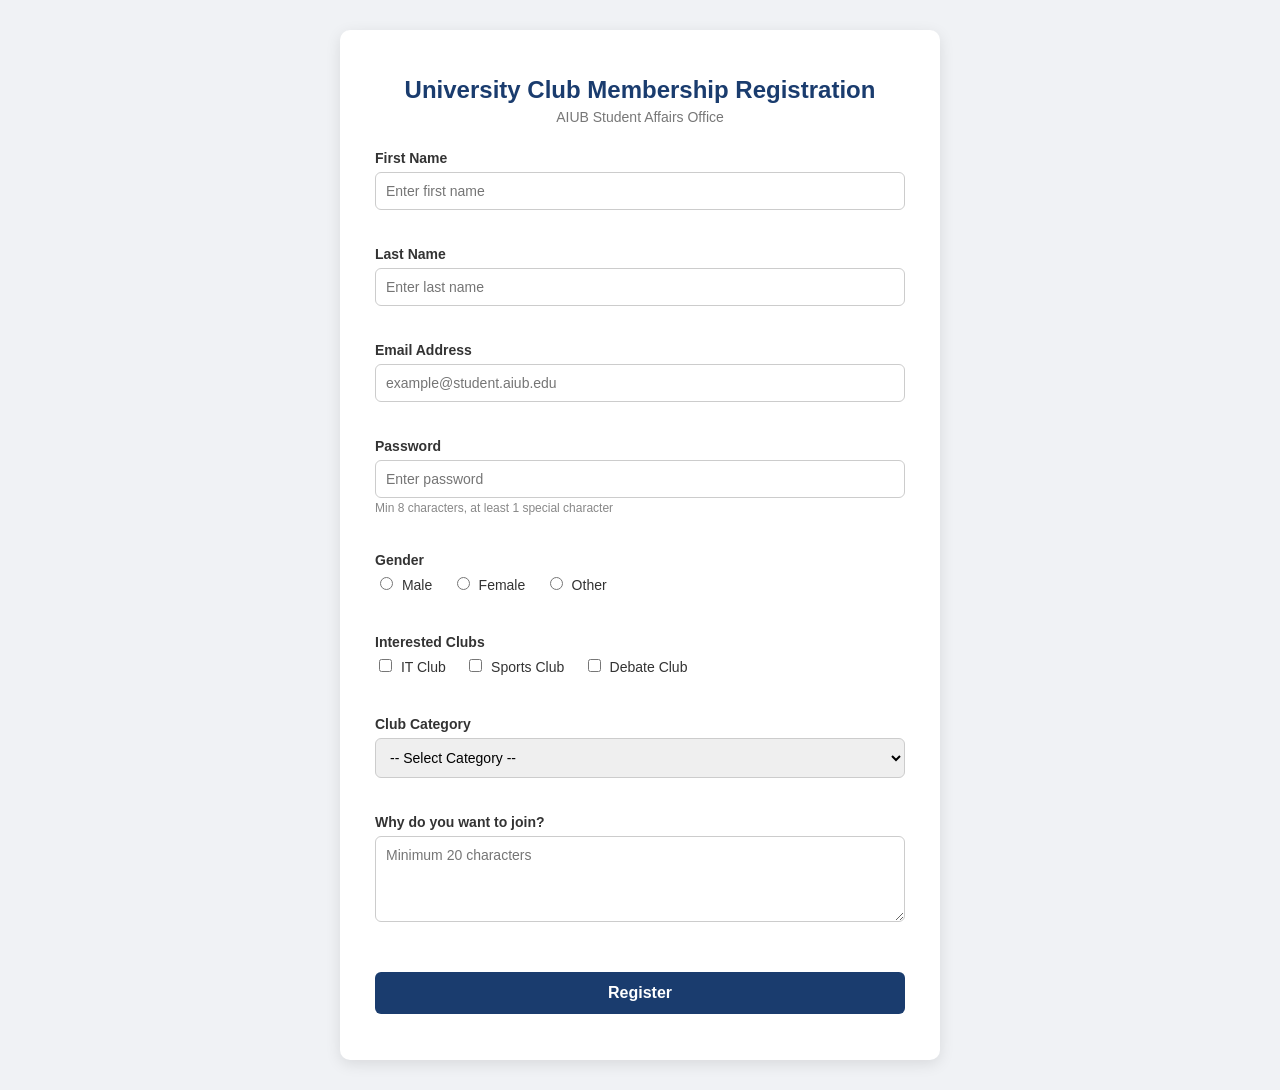
<file: Lab_final_Mid/index.html>
<!DOCTYPE html>
<html lang="en">
<head>
<meta charset="UTF-8">
<meta name="viewport" content="width=device-width, initial-scale=1.0">
<title>University Club Membership Registration - AIUB</title>
<link rel="stylesheet" href="style.css">
</head>
<body>

  <div class="container">
    <h1>University Club Membership Registration</h1>
    <p class="subtitle">AIUB Student Affairs Office</p>

    <form id="registrationForm" novalidate>

      <!-- First Name -->
      <div class="form-group">
        <label for="firstName">First Name</label>
        <input type="text" id="firstName" name="firstName" placeholder="Enter first name">
        <span class="error" id="firstNameError"></span>
      </div>

      <!-- Last Name -->
      <div class="form-group">
        <label for="lastName">Last Name</label>
        <input type="text" id="lastName" name="lastName" placeholder="Enter last name">
        <span class="error" id="lastNameError"></span>
      </div>

      <!-- Email -->
      <div class="form-group">
        <label for="email">Email Address</label>
        <input type="email" id="email" name="email" placeholder="example@student.aiub.edu">
        <span class="error" id="emailError"></span>
      </div>

      <!-- Password -->
      <div class="form-group">
        <label for="password">Password</label>
        <input type="password" id="password" name="password" placeholder="Enter password">
        <small class="hint">Min 8 characters, at least 1 special character</small>
        <span class="error" id="passwordError"></span>
      </div>

      <!-- Gender -->
      <div class="form-group">
        <label>Gender</label>
        <div class="radio-group">
          <label><input type="radio" name="gender" value="Male"> Male</label>
          <label><input type="radio" name="gender" value="Female"> Female</label>
          <label><input type="radio" name="gender" value="Other"> Other</label>
        </div>
        <span class="error" id="genderError"></span>
      </div>

      <!-- Interested Clubs -->
      <div class="form-group">
        <label>Interested Clubs</label>
        <div class="checkbox-group">
          <label><input type="checkbox" name="clubs" value="IT Club"> IT Club</label>
          <label><input type="checkbox" name="clubs" value="Sports Club"> Sports Club</label>
          <label><input type="checkbox" name="clubs" value="Debate Club"> Debate Club</label>
        </div>
        <span class="error" id="clubsError"></span>
      </div>

      <!-- Club Category -->
      <div class="form-group">
        <label for="category">Club Category</label>
        <select id="category" name="category">
          <option value="" disabled selected>-- Select Category --</option>
          <option value="Academic">Academic</option>
          <option value="Social Service">Social Service</option>
        </select>
        <span class="error" id="categoryError"></span>
      </div>

      <!-- Why do you want to join -->
      <div class="form-group">
        <label for="reason">Why do you want to join?</label>
        <textarea id="reason" name="reason" rows="4" placeholder="Minimum 20 characters"></textarea>
        <span class="error" id="reasonError"></span>
      </div>

      <button type="submit" id="submitBtn">Register</button>

      <p class="success" id="successMessage"></p>
    </form>
  </div>

<script src="script.js"></script>
</body>
</html>
</file>
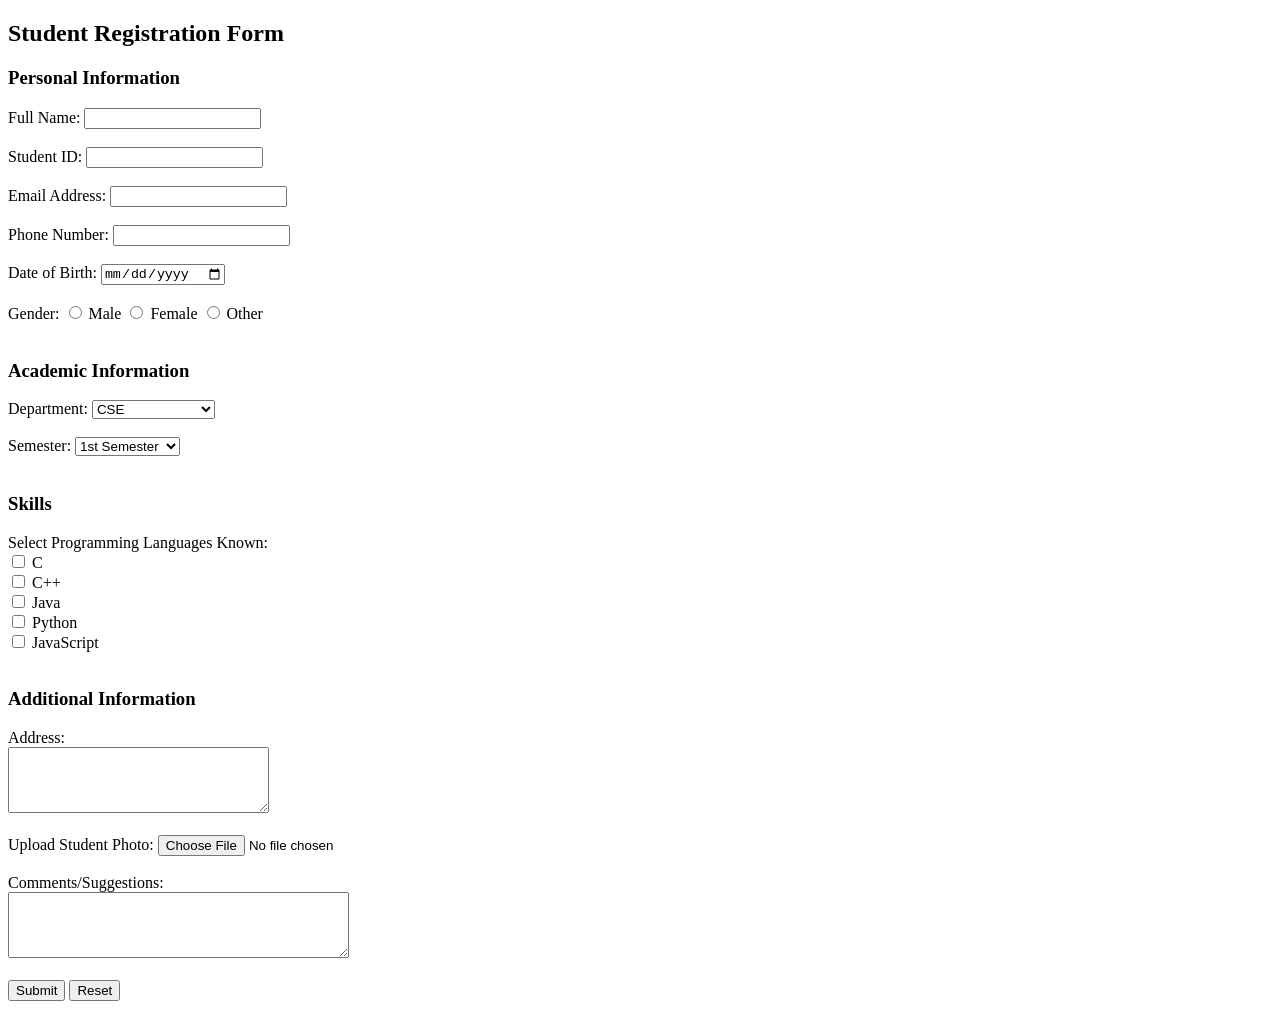
<file: studemnt_registration.html>
<!DOCTYPE html>
<html lang="en">
<head>
    <meta charset="UTF-8">
    <title>Student Registration</title>
</head>
<body>

    <h2>Student Registration Form</h2>

    <form>
        <h3>Personal Information</h3> 
        
        <label>Full Name:</label> 
        <input type="text"> <br><br>

        <label>Student ID:</label> 
        <input type="text"> <br><br>

        <label>Email Address:</label> 
        <input type="email"> <br><br>

        <label>Phone Number:</label> 
        <input type="text"> <br><br>

        <label>Date of Birth:</label> 
        <input type="date"> <br><br>

        <label>Gender:</label> 
        <input type="radio" name="gender"> Male
        <input type="radio" name="gender"> Female
        <input type="radio" name="gender"> Other <br><br>

        <h3>Academic Information</h3>

        <label>Department:</label> 
        <select>
            <option>CSE</option> 
            <option>EEE</option>
            <option>BBA</option> 
            <option>English</option> 
            <option>Civil Engineering</option> 
        </select> <br><br>

        <label>Semester:</label> 
        <select>
            <option>1st Semester</option>
            <option>2nd Semester</option> 
            <option>3rd Semester</option> 
            <option>4th Semester</option> 
            <option>5th Semester</option> 
            <option>6th Semester</option> 
            <option>7th Semester</option> 
            <option>8th Semester</option>
        </select> <br><br>

        <h3>Skills</h3> 
        <label>Select Programming Languages Known:</label> <br> 
        <input type="checkbox"> C <br> 
        <input type="checkbox"> C++ <br> 
        <input type="checkbox"> Java <br> 
        <input type="checkbox"> Python <br>
        <input type="checkbox"> JavaScript <br><br> 

        <h3>Additional Information</h3> 

        <label>Address:</label> <br> 
        <textarea rows="4" cols="30"></textarea> <br><br>

        <label>Upload Student Photo:</label> 
        <input type="file"> <br><br>

        <label>Comments/Suggestions:</label> <br> 
        <textarea rows="4" cols="40"></textarea> <br><br>

        <input type="submit" value="Submit"> 
        <input type="reset" value="Reset"> 
    </form>

</body>
</html>
</file>
<file: Lab_final_Mid/style.css>
* {
  box-sizing: border-box;
  font-family: 'Segoe UI', Arial, sans-serif;
}

body {
  background: #f0f2f5;
  margin: 0;
  padding: 30px 10px;
}

.container {
  max-width: 600px;
  margin: 0 auto;
  background: #ffffff;
  padding: 30px 35px;
  border-radius: 10px;
  box-shadow: 0 4px 15px rgba(0,0,0,0.1);
}

h1 {
  text-align: center;
  color: #1a3c6e;
  margin-bottom: 5px;
  font-size: 24px;
}

.subtitle {
  text-align: center;
  color: #777;
  margin-top: 0;
  margin-bottom: 25px;
  font-size: 14px;
}

.form-group {
  margin-bottom: 18px;
}

label {
  display: block;
  font-weight: 600;
  margin-bottom: 6px;
  color: #333;
  font-size: 14px;
}

input[type="text"],
input[type="email"],
input[type="password"],
select,
textarea {
  width: 100%;
  padding: 10px;
  border: 1px solid #ccc;
  border-radius: 6px;
  font-size: 14px;
  transition: border-color 0.2s;
}

input:focus,
select:focus,
textarea:focus {
  outline: none;
  border-color: #1a3c6e;
}

input.invalid,
select.invalid,
textarea.invalid {
  border-color: #e74c3c;
}

.hint {
  color: #888;
  font-size: 12px;
}

.radio-group label,
.checkbox-group label {
  display: inline-block;
  font-weight: normal;
  margin-right: 15px;
  margin-bottom: 5px;
}

.radio-group input,
.checkbox-group input {
  margin-right: 5px;
}

.error {
  display: block;
  color: #e74c3c;
  font-size: 12px;
  margin-top: 4px;
  min-height: 14px;
}

button#submitBtn {
  width: 100%;
  padding: 12px;
  background: #1a3c6e;
  color: #fff;
  border: none;
  border-radius: 6px;
  font-size: 16px;
  font-weight: 600;
  cursor: pointer;
  margin-top: 10px;
  transition: background 0.2s;
}

button#submitBtn:hover {
  background: #14304f;
}

button#submitBtn:disabled {
  background: #aaa;
  cursor: not-allowed;
}

.success {
  text-align: center;
  color: #27ae60;
  font-weight: 600;
  margin-top: 15px;
}
</file>
